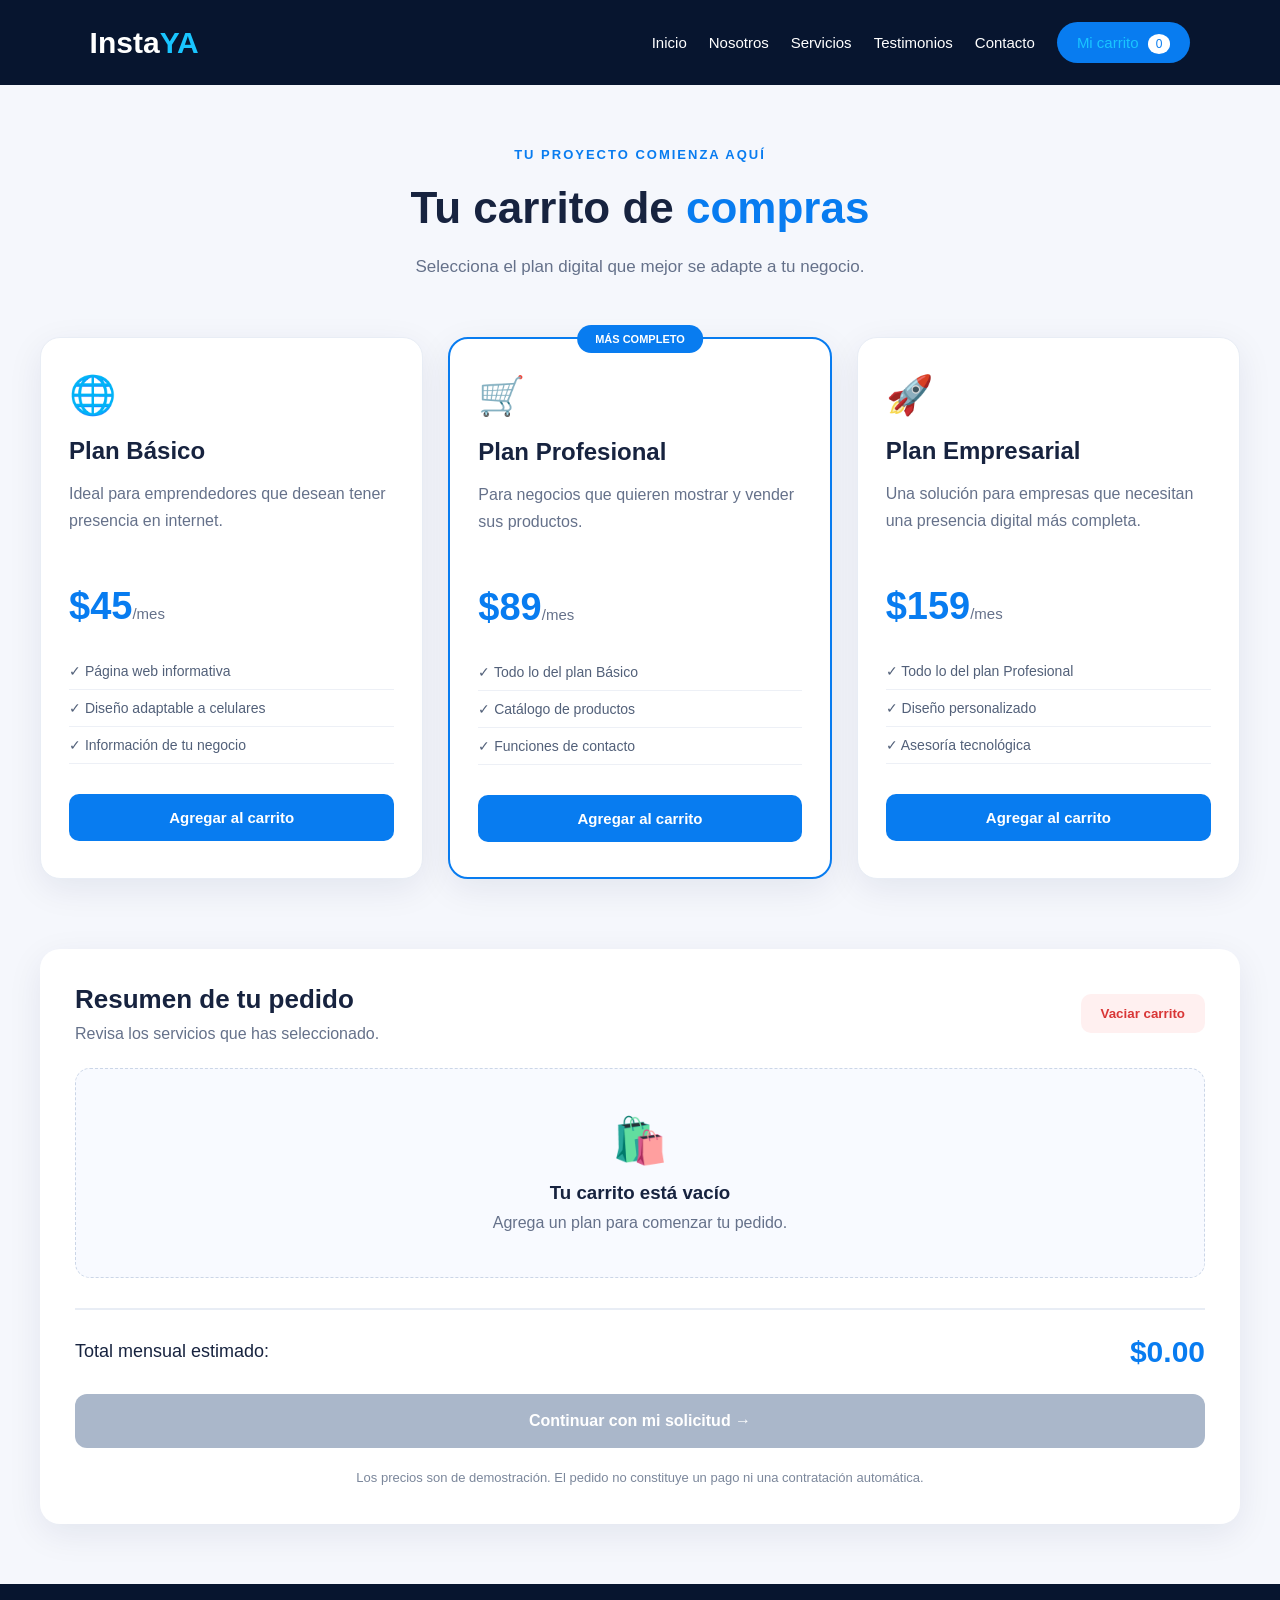
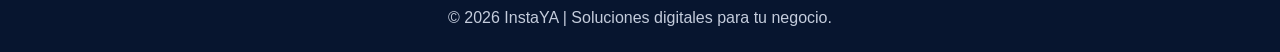
<file: sitio wed instaya/paginas/carrito.html>
<!DOCTYPE html>
<html lang="es">
<head>
    <meta charset="UTF-8">
    <meta name="viewport" content="width=device-width, initial-scale=1.0">

    <title>Carrito de compras | InstaYA</title>

    <link rel="stylesheet" href="./diseño/carrito.css">
</head>

<body>

<header class="header">
    <a href="index.html" class="logo">Insta<span>YA</span></a>

    <nav>
        <a href="index.html">Inicio</a>
        <a href="nosotros.html">Nosotros</a>
        <a href="servicio.html">Servicios</a>
        <a href="testimonio.html">Testimonios</a>
        <a href="contacto.html">Contacto</a>
        <a href="carrito.html" class="btn-nav activo">
            Mi carrito <span id="contador">0</span>
        </a>
    </nav>
</header>

<main class="contenedor">

    <section class="titulo">
        <span class="etiqueta">TU PROYECTO COMIENZA AQUÍ</span>
        <h1>Tu carrito de <span>compras</span></h1>
        <p>Selecciona el plan digital que mejor se adapte a tu negocio.</p>
    </section>

    <section class="catalogo">

        <div class="producto">
            <div class="icono">🌐</div>
            <h2>Plan Básico</h2>
            <p class="descripcion">
                Ideal para emprendedores que desean tener presencia en internet.
            </p>

            <div class="precio">$45<span>/mes</span></div>

            <ul>
                <li>✓ Página web informativa</li>
                <li>✓ Diseño adaptable a celulares</li>
                <li>✓ Información de tu negocio</li>
            </ul>

            <button onclick="agregarAlCarrito('basico')">
                Agregar al carrito
            </button>
        </div>

        <div class="producto recomendado">
            <span class="etiqueta-plan">MÁS COMPLETO</span>
            <div class="icono">🛒</div>
            <h2>Plan Profesional</h2>
            <p class="descripcion">
                Para negocios que quieren mostrar y vender sus productos.
            </p>

            <div class="precio">$89<span>/mes</span></div>

            <ul>
                <li>✓ Todo lo del plan Básico</li>
                <li>✓ Catálogo de productos</li>
                <li>✓ Funciones de contacto</li>
            </ul>

            <button onclick="agregarAlCarrito('profesional')">
                Agregar al carrito
            </button>
        </div>

        <div class="producto">
            <div class="icono">🚀</div>
            <h2>Plan Empresarial</h2>
            <p class="descripcion">
                Una solución para empresas que necesitan una presencia digital más completa.
            </p>

            <div class="precio">$159<span>/mes</span></div>

            <ul>
                <li>✓ Todo lo del plan Profesional</li>
                <li>✓ Diseño personalizado</li>
                <li>✓ Asesoría tecnológica</li>
            </ul>

            <button onclick="agregarAlCarrito('empresarial')">
                Agregar al carrito
            </button>
        </div>

    </section>

    <section class="carrito">
        <div class="carrito-cabecera">
            <div>
                <h2>Resumen de tu pedido</h2>
                <p>Revisa los servicios que has seleccionado.</p>
            </div>

            <button class="limpiar" onclick="vaciarCarrito()">
                Vaciar carrito
            </button>
        </div>

        <div id="lista-carrito">
            <div class="vacio">
                <div class="icono-vacio">🛍️</div>
                <h3>Tu carrito está vacío</h3>
                <p>Agrega un plan para comenzar tu pedido.</p>
            </div>
        </div>

        <div class="total">
            <span>Total mensual estimado:</span>
            <strong id="total">$0.00</strong>
        </div>

        <button id="btn-pedido" class="btn-pedido"
                onclick="finalizarPedido()" disabled>
            Continuar con mi solicitud →
        </button>

        <p class="nota">
            Los precios son de demostración. El pedido no constituye
            un pago ni una contratación automática.
        </p>
    </section>

</main>

<footer>
    <p>© 2026 InstaYA | Soluciones digitales para tu negocio.</p>
</footer>

<script src="./js/carrito.js"></script>

</body>
</html>
</file>
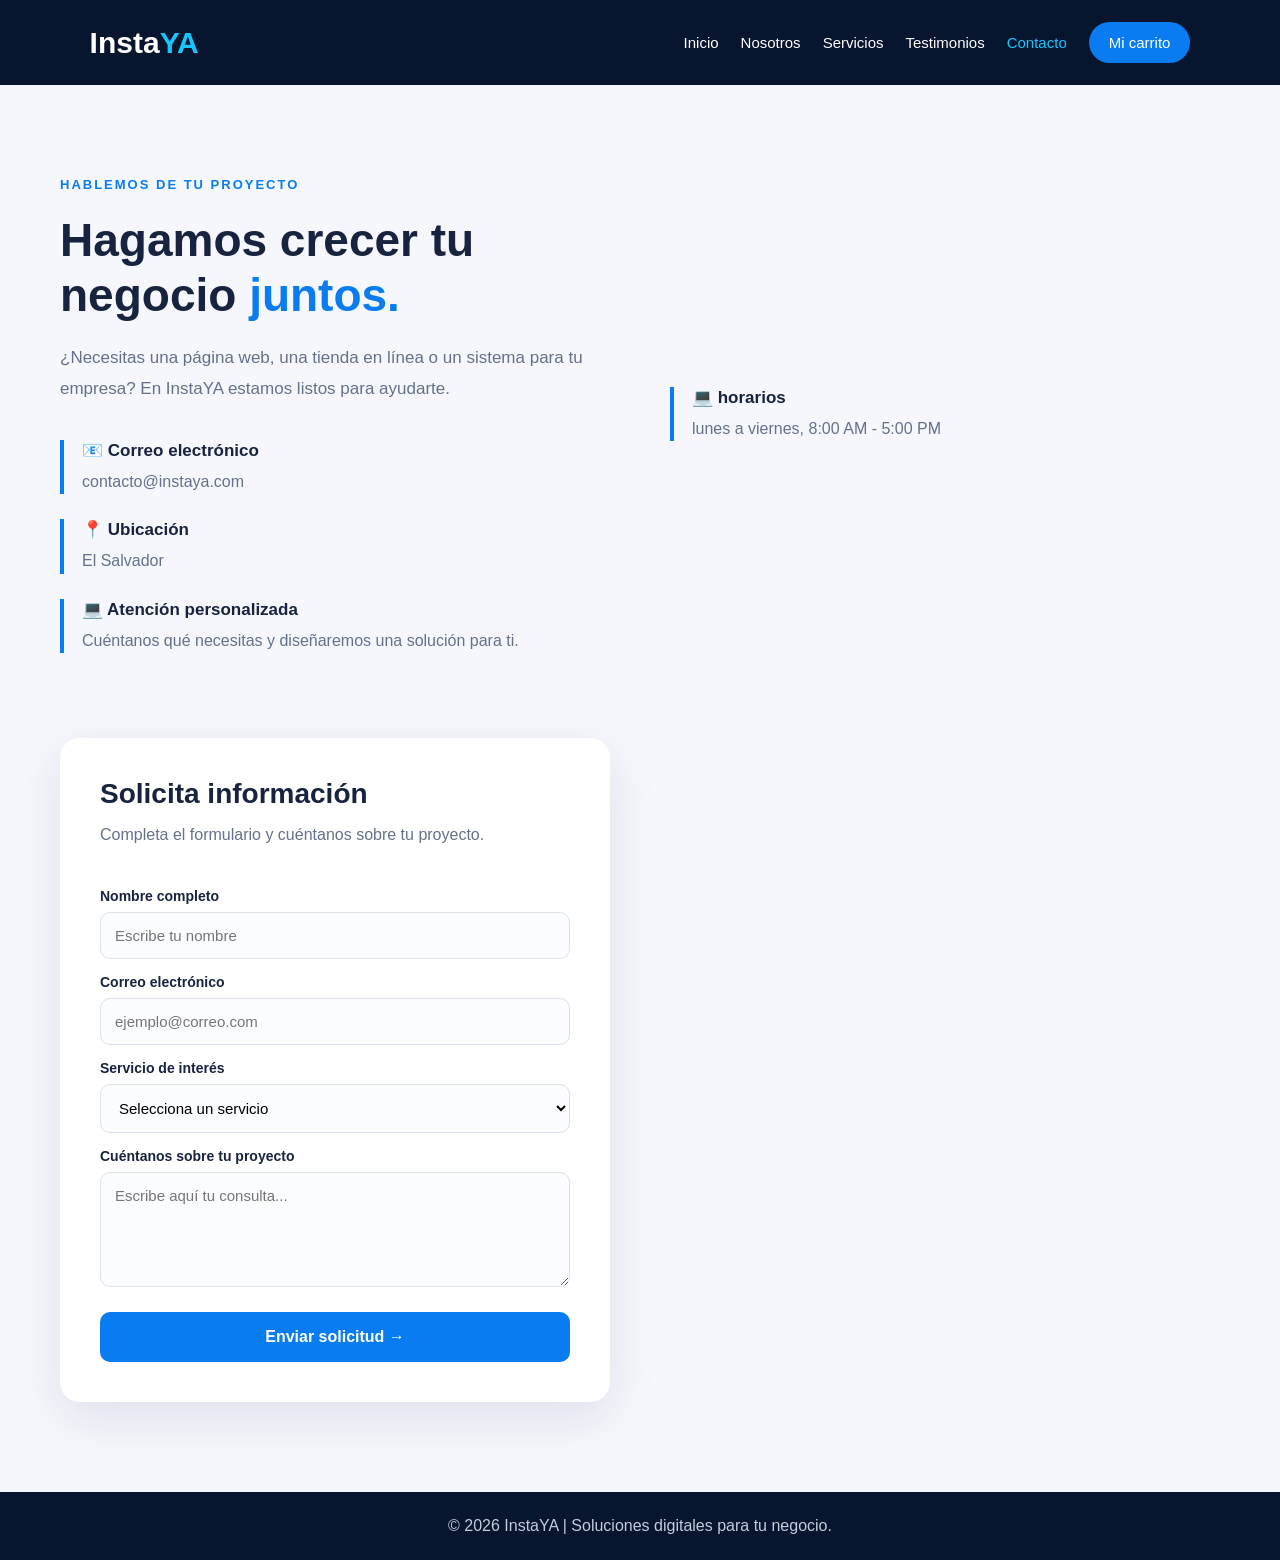
<file: sitio wed instaya/paginas/contacto.html>
<!DOCTYPE html>
<html lang="es">
<head>
    <meta charset="UTF-8">
    <meta name="viewport" content="width=device-width, initial-scale=1.0">
    <title>Contacto | InstaYA</title>

    <link rel="stylesheet" href="./diseño/contacto.css">
</head>

<body>

<header class="header">
    <a href="index.html" class="logo">Insta<span>YA</span></a>

    <nav>
        <a href="index.html">Inicio</a>
        <a href="nosotros.html">Nosotros</a>
        <a href="servicio.html">Servicios</a>
        <a href="testimonio.html">Testimonios</a>
        <a href="contacto.html" class="activo">Contacto</a>
        <a href="carrito.html" class="btn-nav">Mi carrito</a>
    </nav>
</header>

<section class="contacto">

    <div class="contacto-info">
        <span class="etiqueta">HABLEMOS DE TU PROYECTO</span>

        <h1>Hagamos crecer tu negocio <span>juntos.</span></h1>

        <p>
            ¿Necesitas una página web, una tienda en línea
            o un sistema para tu empresa?
            En InstaYA estamos listos para ayudarte.
        </p>

        <div class="dato">
            <h3>📧 Correo electrónico</h3>
            <p>contacto@instaya.com</p>
        </div>

        <div class="dato">
            <h3>📍 Ubicación</h3>
            <p>El Salvador</p>
        </div>

        <div class="dato">
            <h3>💻 Atención personalizada</h3>
            <p>Cuéntanos qué necesitas y diseñaremos una solución para ti.</p>
        </div>
    </div>

      <div class="dato">
            <h3>💻 horarios</h3>
            <p>lunes a viernes, 8:00 AM - 5:00 PM</p>
        </div>
    </div>


    <div class="formulario">
        <h2>Solicita información</h2>
        <p>Completa el formulario y cuéntanos sobre tu proyecto.</p>

        <form action="#" method="post">

            <label for="nombre">Nombre completo</label>
            <input type="text" id="nombre" name="nombre"
                   placeholder="Escribe tu nombre" required>

            <label for="correo">Correo electrónico</label>
            <input type="email" id="correo" name="correo"
                   placeholder="ejemplo@correo.com" required>

            <label for="servicio">Servicio de interés</label>
            <select id="servicio" name="servicio" required>
                <option value="">Selecciona un servicio</option>
                <option value="web">Diseño de app para inventarios</option>
                <option value="tienda">Tiendas en línea</option>
                <option value="sistema">Sistemas y aplicaciones</option>
                <option value="asesoria">Asesoría tecnológica de inventarios</option>
            </select>

            <label for="mensaje">Cuéntanos sobre tu proyecto</label>
            <textarea id="mensaje" name="mensaje"
                      rows="5"
                      placeholder="Escribe aquí tu consulta..."
                      required></textarea>

            <button type="submit">Enviar solicitud →</button>

        </form>
    </div>

</section>

<footer>
    <p>© 2026 InstaYA | Soluciones digitales para tu negocio.</p>
</footer>

</body>
</html>
</file>
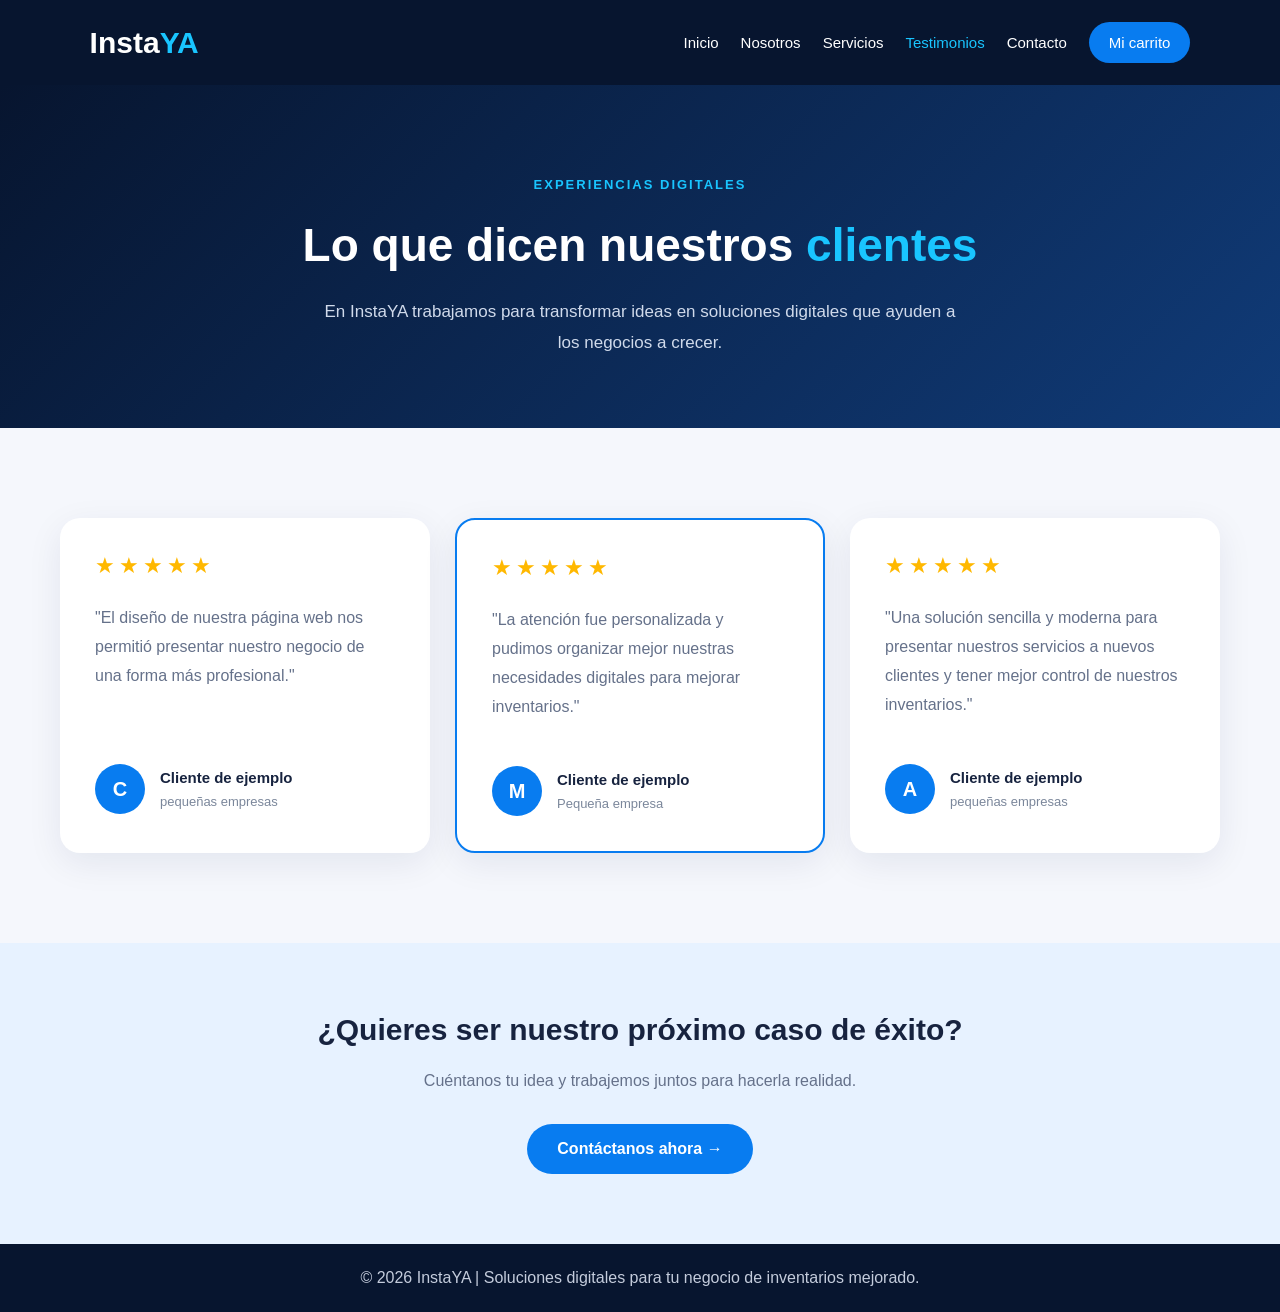
<file: sitio wed instaya/paginas/testimonio.html>
<!DOCTYPE html>
<html lang="es">
<head>
    <meta charset="UTF-8">
    <meta name="viewport" content="width=device-width, initial-scale=1.0">
    <title>Testimonios | InstaYA</title>
    <link rel="stylesheet" href="./diseño/testimonio.css">
</head>

<body>

<header class="header">
    <a href="index.html" class="logo">Insta<span>YA</span></a>

    <nav>
        <a href="index.html">Inicio</a>
        <a href="nosotros.html">Nosotros</a>
        <a href="servicio.html">Servicios</a>
        <a href="testimonio.html" class="activo">Testimonios</a>
        <a href="contacto.html">Contacto</a>
        <a href="carrito.html" class="btn-nav">Mi carrito</a>
    </nav>
</header>

<section class="hero">
    <span class="etiqueta">EXPERIENCIAS DIGITALES</span>

    <h1>Lo que dicen nuestros <span>clientes</span></h1>

    <p>
        En InstaYA trabajamos para transformar ideas en soluciones
        digitales que ayuden a los negocios a crecer.
    </p>
</section>

<section class="testimonios">

    <div class="tarjeta">
        <div class="estrellas">★★★★★</div>
        <p>
            "El diseño de nuestra página web nos permitió
            presentar nuestro negocio de una forma más profesional."
        </p>

        <div class="cliente">
            <div class="avatar">C</div>
            <div>
                <h3>Cliente de ejemplo</h3>
                <span>pequeñas empresas</span>
            </div>
        </div>
    </div>

    <div class="tarjeta destacada">
        <div class="estrellas">★★★★★</div>
        <p>
            "La atención fue personalizada y pudimos organizar
            mejor nuestras necesidades digitales para mejorar inventarios."
        </p>

        <div class="cliente">
            <div class="avatar">M</div>
            <div>
                <h3>Cliente de ejemplo</h3>
                <span>Pequeña empresa</span>
            </div>
        </div>
    </div>

    <div class="tarjeta">
        <div class="estrellas">★★★★★</div>
        <p>
            "Una solución sencilla y moderna para presentar
            nuestros servicios a nuevos clientes y tener mejor control de nuestros inventarios."
        </p>

        <div class="cliente">
            <div class="avatar">A</div>
            <div>
                <h3>Cliente de ejemplo</h3>
                <span>pequeñas empresas</span>
            </div>
        </div>
    </div>

</section>

<section class="llamada">
    <h2>¿Quieres ser nuestro próximo caso de éxito?</h2>
    <p>Cuéntanos tu idea y trabajemos juntos para hacerla realidad.</p>
    <a href="contacto.html" class="boton">Contáctanos ahora →</a>
</section>

<footer>
    <p>© 2026 InstaYA | Soluciones digitales para tu negocio de inventarios mejorado.</p>
</footer>

</body>
</html>
</file>
<file: sitio wed instaya/paginas/diseño/carrito.css>
* {
    margin: 0;
    padding: 0;
    box-sizing: border-box;
}

body {
    font-family: Arial, sans-serif;
    background: #f5f7fc;
    color: #17233f;
}

/* ENCABEZADO */

.header {
    background: #07152f;
    padding: 22px 7%;
    display: flex;
    justify-content: space-between;
    align-items: center;
    flex-wrap: wrap;
    gap: 20px;
}

.logo {
    color: white;
    font-size: 30px;
    font-weight: bold;
    text-decoration: none;
}

.logo span {
    color: #19c5ff;
}

nav {
    display: flex;
    align-items: center;
    flex-wrap: wrap;
    gap: 22px;
}

nav a {
    color: white;
    text-decoration: none;
    font-size: 15px;
    transition: 0.3s;
}

nav a:hover,
nav a.activo {
    color: #19c5ff;
}

.btn-nav {
    background: #087cf0;
    padding: 12px 20px;
    border-radius: 25px;
}

#contador {
    background: white;
    color: #087cf0;
    border-radius: 50%;
    padding: 3px 8px;
    font-size: 12px;
    margin-left: 5px;
}

/* CONTENEDOR */

.contenedor {
    max-width: 1250px;
    margin: auto;
    padding: 60px 25px;
}

.titulo {
    text-align: center;
    margin-bottom: 55px;
}

.etiqueta {
    color: #087cf0;
    font-size: 13px;
    font-weight: bold;
    letter-spacing: 2px;
}

.titulo h1 {
    font-size: 44px;
    margin: 20px 0;
}

.titulo h1 span {
    color: #087cf0;
}

.titulo p {
    color: #65718a;
    font-size: 17px;
    line-height: 1.7;
}

/* PLANES */

.catalogo {
    display: grid;
    grid-template-columns: repeat(3, 1fr);
    gap: 25px;
    align-items: stretch;
}

.producto {
    position: relative;
    background: white;
    padding: 35px 28px;
    border-radius: 20px;
    box-shadow: 0 10px 35px rgba(0, 30, 80, 0.08);
    border: 1px solid #e8edf5;
    transition: 0.3s;
}

.producto:hover {
    transform: translateY(-7px);
    box-shadow: 0 15px 40px rgba(0, 30, 80, 0.13);
}

.producto.recomendado {
    border: 2px solid #087cf0;
}

.etiqueta-plan {
    position: absolute;
    top: -14px;
    left: 50%;
    transform: translateX(-50%);
    background: #087cf0;
    color: white;
    padding: 8px 18px;
    border-radius: 20px;
    font-size: 11px;
    font-weight: bold;
    white-space: nowrap;
}

.icono {
    font-size: 38px;
    margin-bottom: 20px;
}

.producto h2 {
    font-size: 24px;
    margin-bottom: 15px;
}

.descripcion {
    color: #65718a;
    line-height: 1.7;
    min-height: 80px;
}

.precio {
    font-size: 38px;
    font-weight: bold;
    color: #087cf0;
    margin: 25px 0;
}

.precio span {
    font-size: 15px;
    color: #65718a;
    font-weight: normal;
}

.producto ul {
    list-style: none;
    margin-bottom: 30px;
}

.producto li {
    color: #526079;
    padding: 10px 0;
    border-bottom: 1px solid #edf0f6;
    font-size: 14px;
}

.producto button {
    width: 100%;
    padding: 15px;
    border: none;
    border-radius: 10px;
    background: #087cf0;
    color: white;
    font-size: 15px;
    font-weight: bold;
    cursor: pointer;
    transition: 0.3s;
}

.producto button:hover {
    background: #065fc0;
}

/* RESUMEN DEL CARRITO */

.carrito {
    margin-top: 70px;
    background: white;
    padding: 35px;
    border-radius: 20px;
    box-shadow: 0 10px 35px rgba(0, 30, 80, 0.08);
}

.carrito-cabecera {
    display: flex;
    justify-content: space-between;
    align-items: center;
    gap: 20px;
    flex-wrap: wrap;
    margin-bottom: 25px;
}

.carrito-cabecera h2 {
    font-size: 26px;
    margin-bottom: 10px;
}

.carrito-cabecera p {
    color: #65718a;
}

.limpiar {
    padding: 12px 20px;
    background: #fff0f0;
    color: #d93636;
    border: none;
    border-radius: 10px;
    cursor: pointer;
    font-weight: bold;
}

.limpiar:hover {
    background: #ffe0e0;
}

.vacio {
    text-align: center;
    padding: 45px 20px;
    background: #f8faff;
    border: 1px dashed #cbd6e7;
    border-radius: 15px;
}

.icono-vacio {
    font-size: 45px;
    margin-bottom: 15px;
}

.vacio h3 {
    margin-bottom: 10px;
}

.vacio p {
    color: #65718a;
}

.item-carrito {
    display: flex;
    justify-content: space-between;
    align-items: center;
    gap: 20px;
    padding: 20px 0;
    border-bottom: 1px solid #e8edf5;
}

.item-info h3 {
    font-size: 17px;
    margin-bottom: 8px;
}

.item-info p {
    color: #65718a;
    font-size: 14px;
}

.item-precio {
    text-align: right;
    white-space: nowrap;
}

.item-precio strong {
    display: block;
    color: #087cf0;
    margin-bottom: 10px;
}

.btn-eliminar {
    color: #d93636;
    background: none;
    border: none;
    cursor: pointer;
    font-weight: bold;
}

.total {
    display: flex;
    justify-content: space-between;
    align-items: center;
    gap: 15px;
    margin-top: 30px;
    padding: 25px 0;
    border-top: 2px solid #e8edf5;
    font-size: 18px;
}

.total strong {
    font-size: 30px;
    color: #087cf0;
}

.btn-pedido {
    width: 100%;
    padding: 18px;
    background: #087cf0;
    color: white;
    border: none;
    border-radius: 12px;
    font-size: 16px;
    font-weight: bold;
    cursor: pointer;
    transition: 0.3s;
}

.btn-pedido:hover:not(:disabled) {
    background: #065fc0;
    transform: translateY(-2px);
}

.btn-pedido:disabled {
    background: #aab7ca;
    cursor: not-allowed;
}

.nota {
    color: #7b879b;
    font-size: 13px;
    text-align: center;
    margin-top: 20px;
    line-height: 1.6;
}

/* PIE DE PÁGINA */

footer {
    background: #07152f;
    color: #c4ccdc;
    text-align: center;
    padding: 25px;
}

/* RESPONSIVE */

@media (max-width: 950px) {
    .catalogo {
        grid-template-columns: 1fr 1fr;
    }

    .header {
        justify-content: center;
    }

    nav {
        justify-content: center;
    }
}

@media (max-width: 650px) {
    .catalogo {
        grid-template-columns: 1fr;
    }

    .titulo h1 {
        font-size: 32px;
    }

    .carrito {
        padding: 25px 18px;
    }

    .item-carrito {
        align-items: flex-start;
    }

    .total {
        font-size: 15px;
    }

    .total strong {
        font-size: 24px;
    }
}
</file>
<file: sitio wed instaya/paginas/diseño/contacto.css>
* {
    margin: 0;
    padding: 0;
    box-sizing: border-box;
}

body {
    font-family: Arial, sans-serif;
    background: #f5f7fc;
    color: #17233f;
}

/* ENCABEZADO */

.header {
    background: #07152f;
    padding: 22px 7%;
    display: flex;
    justify-content: space-between;
    align-items: center;
    flex-wrap: wrap;
    gap: 20px;
}

.logo {
    color: white;
    font-size: 30px;
    font-weight: bold;
    text-decoration: none;
}

.logo span {
    color: #19c5ff;
}

nav {
    display: flex;
    align-items: center;
    flex-wrap: wrap;
    gap: 22px;
}

nav a {
    color: white;
    text-decoration: none;
    font-size: 15px;
    transition: 0.3s;
}

nav a:hover,
nav a.activo {
    color: #19c5ff;
}

.btn-nav {
    background: #087cf0;
    padding: 12px 20px;
    border-radius: 25px;
}

/* SECCIÓN DE CONTACTO */

.contacto {
    max-width: 1200px;
    margin: 70px auto;
    padding: 20px;
    display: grid;
    grid-template-columns: 1fr 1fr;
    gap: 60px;
    align-items: center;
}

.etiqueta {
    color: #087cf0;
    font-weight: bold;
    letter-spacing: 2px;
    font-size: 13px;
}

.contacto-info h1 {
    font-size: 46px;
    line-height: 1.2;
    margin: 20px 0;
}

.contacto-info h1 span {
    color: #087cf0;
}

.contacto-info > p {
    color: #65718a;
    font-size: 17px;
    line-height: 1.8;
    margin-bottom: 35px;
}

.dato {
    margin-bottom: 25px;
    padding-left: 18px;
    border-left: 4px solid #087cf0;
}

.dato h3 {
    margin-bottom: 8px;
    font-size: 17px;
}

.dato p {
    color: #65718a;
    line-height: 1.6;
}

/* FORMULARIO */

.formulario {
    background: white;
    padding: 40px;
    border-radius: 20px;
    box-shadow: 0 15px 50px rgba(0, 30, 80, 0.10);
}

.formulario h2 {
    font-size: 28px;
    margin-bottom: 12px;
}

.formulario > p {
    color: #65718a;
    margin-bottom: 25px;
    line-height: 1.6;
}

form {
    display: flex;
    flex-direction: column;
}

form label {
    font-weight: bold;
    margin: 15px 0 8px;
    font-size: 14px;
}

form input,
form select,
form textarea {
    width: 100%;
    padding: 14px;
    border: 1px solid #dce2ed;
    border-radius: 10px;
    font-size: 15px;
    font-family: Arial, sans-serif;
    background: #fbfcff;
    outline: none;
}

form input:focus,
form select:focus,
form textarea:focus {
    border-color: #087cf0;
    box-shadow: 0 0 0 3px rgba(8, 124, 240, 0.10);
}

form textarea {
    resize: vertical;
}

form button {
    margin-top: 25px;
    padding: 16px;
    background: #087cf0;
    color: white;
    border: none;
    border-radius: 10px;
    font-size: 16px;
    font-weight: bold;
    cursor: pointer;
    transition: 0.3s;
}

form button:hover {
    background: #065fc0;
    transform: translateY(-2px);
}

/* PIE DE PÁGINA */

footer {
    background: #07152f;
    color: #c4ccdc;
    text-align: center;
    padding: 25px;
}

/* DISEÑO PARA CELULARES */

@media (max-width: 900px) {
    .contacto {
        grid-template-columns: 1fr;
        gap: 40px;
        margin: 40px auto;
    }

    .contacto-info h1 {
        font-size: 36px;
    }

    .header {
        justify-content: center;
    }

    nav {
        justify-content: center;
    }
}

@media (max-width: 500px) {
    .formulario {
        padding: 25px 20px;
    }

    .contacto-info h1 {
        font-size: 30px;
    }

    nav {
        gap: 15px;
    }
}
</file>
<file: sitio wed instaya/paginas/diseño/testimonio.css>
* {
    margin: 0;
    padding: 0;
    box-sizing: border-box;
}

body {
    font-family: Arial, sans-serif;
    background: #f5f7fc;
    color: #17233f;
}

/* ENCABEZADO */

.header {
    background: #07152f;
    padding: 22px 7%;
    display: flex;
    justify-content: space-between;
    align-items: center;
    flex-wrap: wrap;
    gap: 20px;
}

.logo {
    color: white;
    font-size: 30px;
    font-weight: bold;
    text-decoration: none;
}

.logo span {
    color: #19c5ff;
}

nav {
    display: flex;
    align-items: center;
    flex-wrap: wrap;
    gap: 22px;
}

nav a {
    color: white;
    text-decoration: none;
    font-size: 15px;
    transition: 0.3s;
}

nav a:hover,
nav a.activo {
    color: #19c5ff;
}

.btn-nav {
    background: #087cf0;
    padding: 12px 20px;
    border-radius: 25px;
}

/* PRESENTACIÓN */

.hero {
    text-align: center;
    padding: 90px 20px 70px;
    background: linear-gradient(135deg, #07152f, #103b78);
    color: white;
}

.etiqueta {
    color: #19c5ff;
    font-weight: bold;
    letter-spacing: 2px;
    font-size: 13px;
}

.hero h1 {
    font-size: 46px;
    margin: 25px 0;
}

.hero h1 span {
    color: #19c5ff;
}

.hero p {
    max-width: 650px;
    margin: auto;
    color: #d0daeb;
    font-size: 17px;
    line-height: 1.8;
}

/* TARJETAS */

.testimonios {
    max-width: 1200px;
    margin: 70px auto;
    padding: 20px;
    display: grid;
    grid-template-columns: repeat(3, 1fr);
    gap: 25px;
}

.tarjeta {
    background: white;
    padding: 35px;
    border-radius: 20px;
    box-shadow: 0 10px 35px rgba(0, 30, 80, 0.08);
    transition: 0.3s;
}

.tarjeta:hover {
    transform: translateY(-8px);
    box-shadow: 0 15px 40px rgba(0, 30, 80, 0.15);
}

.tarjeta.destacada {
    border: 2px solid #087cf0;
}

.estrellas {
    color: #ffb800;
    font-size: 22px;
    letter-spacing: 4px;
    margin-bottom: 25px;
}

.tarjeta > p {
    color: #65718a;
    line-height: 1.8;
    font-size: 16px;
    min-height: 130px;
}

.cliente {
    display: flex;
    align-items: center;
    gap: 15px;
    margin-top: 30px;
}

.avatar {
    width: 50px;
    height: 50px;
    background: #087cf0;
    color: white;
    border-radius: 50%;
    display: flex;
    justify-content: center;
    align-items: center;
    font-size: 20px;
    font-weight: bold;
}

.cliente h3 {
    font-size: 15px;
    margin-bottom: 6px;
}

.cliente span {
    color: #7b879b;
    font-size: 13px;
}

/* LLAMADO A LA ACCIÓN */

.llamada {
    text-align: center;
    padding: 70px 20px;
    background: #e7f2ff;
}

.llamada h2 {
    font-size: 30px;
    margin-bottom: 20px;
}

.llamada p {
    color: #65718a;
    margin-bottom: 30px;
    line-height: 1.7;
}

.boton {
    display: inline-block;
    background: #087cf0;
    color: white;
    text-decoration: none;
    padding: 16px 30px;
    border-radius: 30px;
    font-weight: bold;
    transition: 0.3s;
}

.boton:hover {
    background: #065fc0;
    transform: translateY(-3px);
}

/* PIE DE PÁGINA */

footer {
    background: #07152f;
    color: #c4ccdc;
    text-align: center;
    padding: 25px;
}

/* RESPONSIVE */

@media (max-width: 900px) {
    .testimonios {
        grid-template-columns: 1fr 1fr;
    }

    .hero h1 {
        font-size: 36px;
    }

    .header {
        justify-content: center;
    }

    nav {
        justify-content: center;
    }
}

@media (max-width: 600px) {
    .testimonios {
        grid-template-columns: 1fr;
    }

    .hero h1 {
        font-size: 30px;
    }

    .tarjeta > p {
        min-height: auto;
    }
}
</file>
